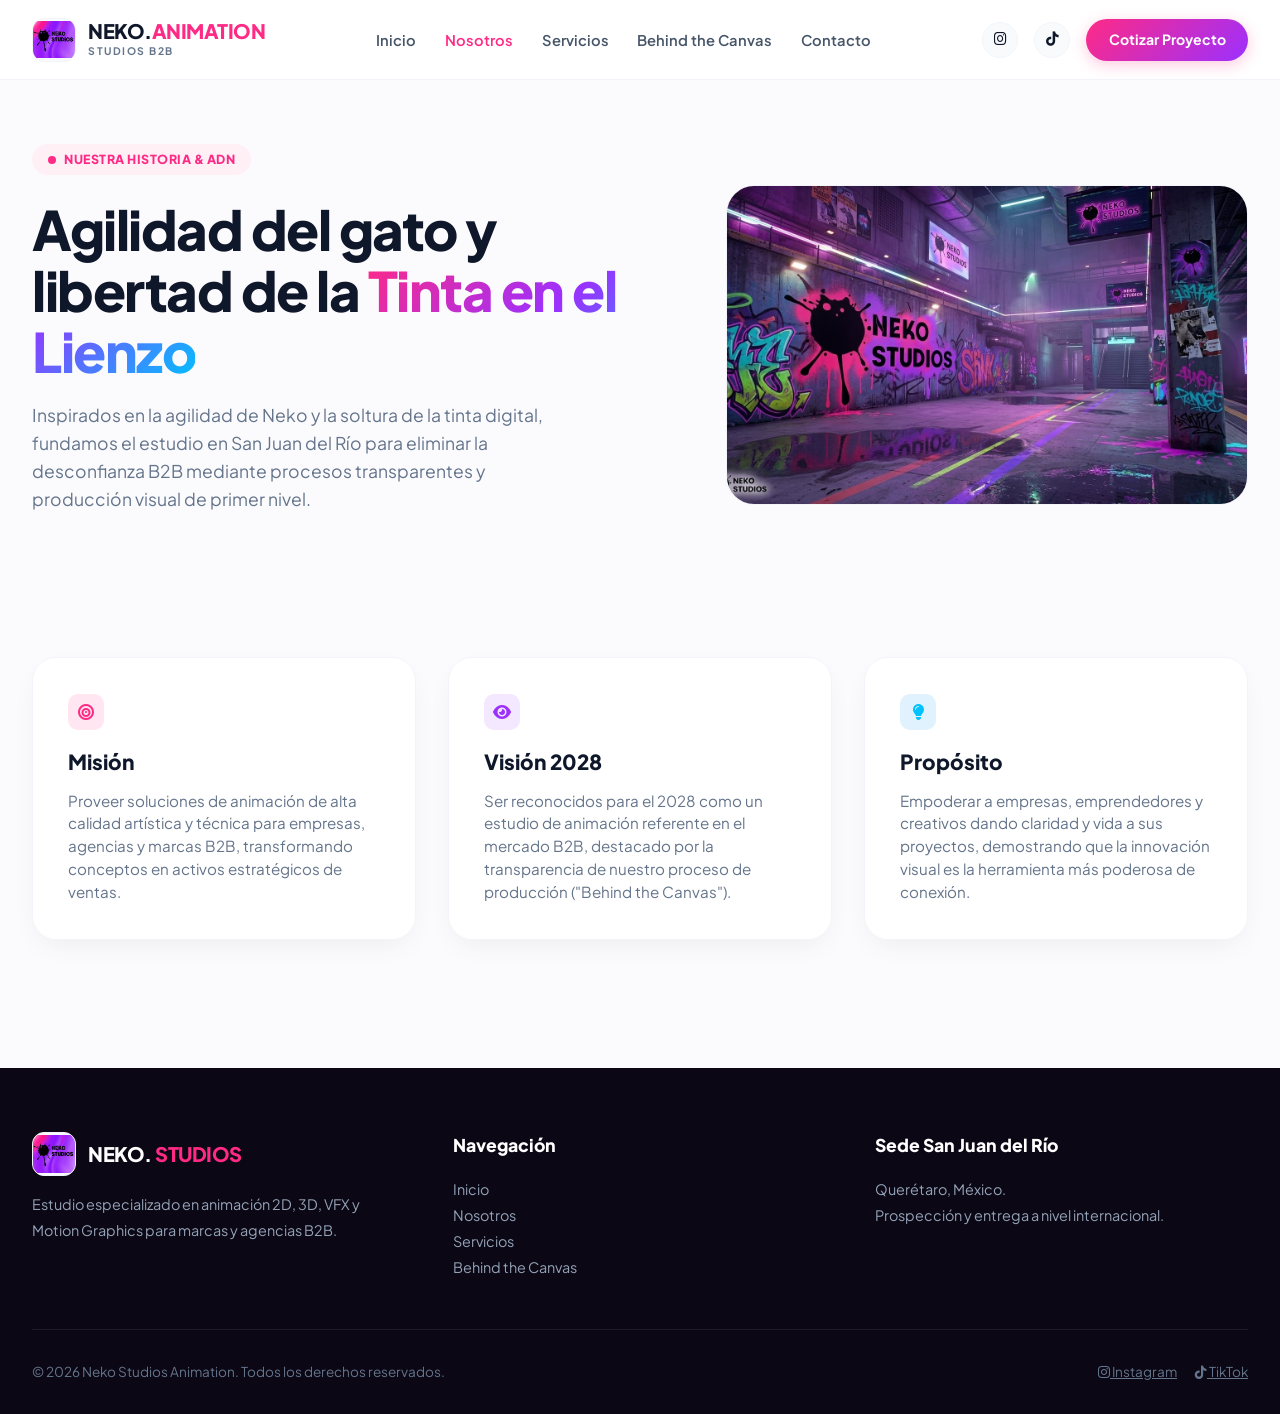
<file: nosotros.html>
<!DOCTYPE html>
<html lang="es">
<head>
    <meta charset="UTF-8">
    <meta name="viewport" content="width=device-width, initial-scale=1.0">
    <title>Nosotros | Neko Studios Animation</title>
    <link rel="stylesheet" href="styles.css">
    <link rel="stylesheet" href="https://cdnjs.cloudflare.com/ajax/libs/font-awesome/6.4.0/css/all.min.css">
</head>
<body>

    <canvas id="bg-ink-canvas"></canvas>

    <header>
        <div class="nav-container">
            <a href="index.html" class="logo-container">
                <div class="logo-box">
                    <!-- LOGO PRINCIPAL -->
                    <img src="img/logo.png" alt="Neko Studios Logo">
                </div>
                <div class="logo-text-group">
                    <span class="logo-title">NEKO.<span>ANIMATION</span></span>
                    <span class="logo-subtitle">STUDIOS B2B</span>
                </div>
            </a>

            <nav>
                <ul>
                    <li><a href="index.html">Inicio</a></li>
                    <li><a href="nosotros.html" class="active">Nosotros</a></li>
                    <li><a href="servicios.html">Servicios</a></li>
                    <li><a href="proceso.html">Behind the Canvas</a></li>
                    <li><a href="contacto.html">Contacto</a></li>
                </ul>
            </nav>

            <div class="nav-actions">
                <a href="https://www.instagram.com/neko.studios.anim?psln=MWt5MWM5dGRpaHljZQ==" target="_blank" class="social-icon-btn"><i class="fa-brands fa-instagram"></i></a>
                <a href="https://www.tiktok.com/@neko_studios4?_r=1&_t=ZS-9AoLyNBTis8" target="_blank" class="social-icon-btn"><i class="fa-brands fa-tiktok"></i></a>
                <a href="contacto.html" class="btn-header">Cotizar Proyecto</a>
            </div>
        </div>
    </header>

    <main class="hero-section">
        <div class="hero-left">
            <div class="badge-tag">
                <span class="badge-dot"></span>
                Nuestra Historia & ADN
            </div>
            <h1 class="hero-main-title">
                Agilidad del gato y libertad de la <span class="text-gradient">Tinta en el Lienzo</span>
            </h1>
            <p class="hero-description">
                Inspirados en la agilidad de Neko y la soltura de la tinta digital, fundamos el estudio en San Juan del Río para eliminar la desconfianza B2B mediante procesos transparentes y producción visual de primer nivel.
            </p>
        </div>

        <div class="hero-right">
            <div class="content-img-box" style="height: 320px; border-radius: 28px; margin: 0;">
                <!-- IMAGEN EQUIPO / ESTUDIO NOSOTROS -->
                <img src="img/nosotros.jpeg" alt="Equipo Neko Studios">
            </div>
        </div>
    </main>

    <section style="max-width: 1280px; margin: 0 auto; padding: 2rem 2rem 4rem 2rem;">
        <div style="display: grid; grid-template-columns: repeat(auto-fit, minmax(300px, 1fr)); gap: 2rem;">
            <div style="background: #ffffff; padding: 2.2rem; border-radius: 24px; border: 1px solid var(--border-color); box-shadow: var(--shadow-card);">
                <div class="badge-icon-square" style="margin-bottom: 1rem;">
                    <i class="fa-solid fa-bullseye"></i>
                </div>
                <h3 style="font-size: 1.3rem; font-weight: 800; margin-bottom: 0.8rem;">Misión</h3>
                <p style="color: var(--text-muted); font-size: 0.95rem;">Proveer soluciones de animación de alta calidad artística y técnica para empresas, agencias y marcas B2B, transformando conceptos en activos estratégicos de ventas.</p>
            </div>

            <div style="background: #ffffff; padding: 2.2rem; border-radius: 24px; border: 1px solid var(--border-color); box-shadow: var(--shadow-card);">
                <div class="badge-icon-square" style="margin-bottom: 1rem; background: #f3e8ff; color: var(--primary-purple);">
                    <i class="fa-solid fa-eye"></i>
                </div>
                <h3 style="font-size: 1.3rem; font-weight: 800; margin-bottom: 0.8rem;">Visión 2028</h3>
                <p style="color: var(--text-muted); font-size: 0.95rem;">Ser reconocidos para el 2028 como un estudio de animación referente en el mercado B2B, destacado por la transparencia de nuestro proceso de producción ("Behind the Canvas").</p>
            </div>

            <div style="background: #ffffff; padding: 2.2rem; border-radius: 24px; border: 1px solid var(--border-color); box-shadow: var(--shadow-card);">
                <div class="badge-icon-square" style="margin-bottom: 1rem; background: #e0f2fe; color: var(--primary-cyan);">
                    <i class="fa-solid fa-lightbulb"></i>
                </div>
                <h3 style="font-size: 1.3rem; font-weight: 800; margin-bottom: 0.8rem;">Propósito</h3>
                <p style="color: var(--text-muted); font-size: 0.95rem;">Empoderar a empresas, emprendedores y creativos dando claridad y vida a sus proyectos, demostrando que la innovación visual es la herramienta más poderosa de conexión.</p>
            </div>
        </div>
    </section>

    <footer>
        <div class="footer-container">
            <div class="footer-col">
                <div class="logo-container" style="margin-bottom: 1rem;">
                    <div class="logo-box">
                        <!-- LOGO FOOTER -->
                        <img src="img/logo.png" alt="Neko Studios Logo">
                    </div>
                    <span class="logo-title" style="color: #ffffff;">NEKO. <span style="color: var(--primary-magenta);">STUDIOS</span></span>
                </div>
                <p>Estudio especializado en animación 2D, 3D, VFX y Motion Graphics para marcas y agencias B2B.</p>
            </div>

            <div class="footer-col">
                <h4>Navegación</h4>
                <a href="index.html">Inicio</a>
                <a href="nosotros.html">Nosotros</a>
                <a href="servicios.html">Servicios</a>
                <a href="proceso.html">Behind the Canvas</a>
            </div>

            <div class="footer-col">
                <h4>Sede San Juan del Río</h4>
                <p>Querétaro, México.</p>
                <p>Prospección y entrega a nivel internacional.</p>
            </div>
        </div>

        <div class="footer-bottom">
            <p>&copy; 2026 Neko Studios Animation. Todos los derechos reservados.</p>
            <div>
                <a href="https://www.instagram.com/neko.studios.anim?psln=MWt5MWM5dGRpaHljZQ==" target="_blank" style="margin-right: 1rem; color: #64748b;"><i class="fa-brands fa-instagram"></i> Instagram</a>
                <a href="https://www.tiktok.com/@neko_studios4?_r=1&_t=ZS-9AoLyNBTis8" target="_blank" style="color: #64748b;"><i class="fa-brands fa-tiktok"></i> TikTok</a>
            </div>
        </div>
    </footer>

</body>
</html>
</file>
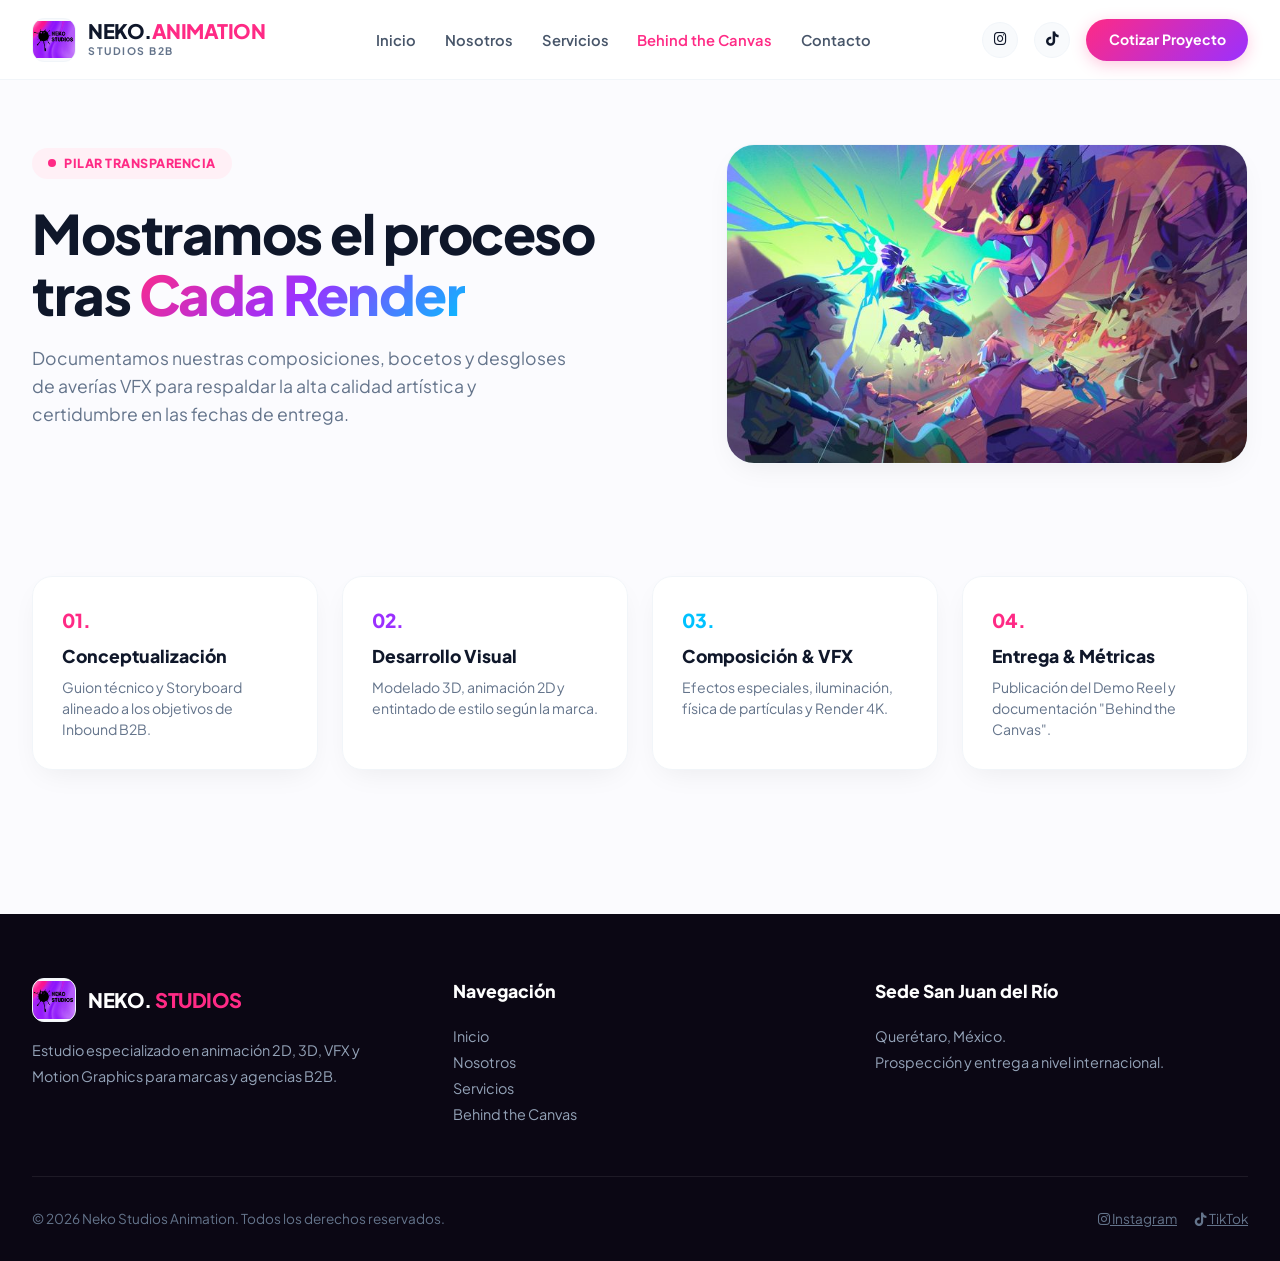
<file: proceso.html>
<!DOCTYPE html>
<html lang="es">
<head>
    <meta charset="UTF-8">
    <meta name="viewport" content="width=device-width, initial-scale=1.0">
    <title>Behind the Canvas | Neko Studios Animation</title>
    <link rel="stylesheet" href="styles.css">
    <link rel="stylesheet" href="https://cdnjs.cloudflare.com/ajax/libs/font-awesome/6.4.0/css/all.min.css">
</head>
<body>

    <canvas id="bg-ink-canvas"></canvas>

    <header>
        <div class="nav-container">
            <a href="index.html" class="logo-container">
                <div class="logo-box">
                    <!-- LOGO PRINCIPAL -->
                    <img src="img/logo.png" alt="Neko Studios Logo">
                </div>
                <div class="logo-text-group">
                    <span class="logo-title">NEKO.<span>ANIMATION</span></span>
                    <span class="logo-subtitle">STUDIOS B2B</span>
                </div>
            </a>

            <nav>
                <ul>
                    <li><a href="index.html">Inicio</a></li>
                    <li><a href="nosotros.html">Nosotros</a></li>
                    <li><a href="servicios.html">Servicios</a></li>
                    <li><a href="proceso.html" class="active">Behind the Canvas</a></li>
                    <li><a href="contacto.html">Contacto</a></li>
                </ul>
            </nav>

            <div class="nav-actions">
                <a href="https://www.instagram.com/neko.studios.anim?psln=MWt5MWM5dGRpaHljZQ==" target="_blank" class="social-icon-btn"><i class="fa-brands fa-instagram"></i></a>
                <a href="https://www.tiktok.com/@neko_studios4?_r=1&_t=ZS-9AoLyNBTis8" target="_blank" class="social-icon-btn"><i class="fa-brands fa-tiktok"></i></a>
                <a href="contacto.html" class="btn-header">Cotizar Proyecto</a>
            </div>
        </div>
    </header>

    <main class="hero-section">
        <div class="hero-left">
            <div class="badge-tag">
                <span class="badge-dot"></span>
                Pilar Transparencia
            </div>
            <h1 class="hero-main-title">
                Mostramos el proceso tras <span class="text-gradient">Cada Render</span>
            </h1>
            <p class="hero-description">
                Documentamos nuestras composiciones, bocetos y desgloses de averías VFX para respaldar la alta calidad artística y certidumbre en las fechas de entrega.
            </p>
        </div>

        <div class="hero-right">
            <!-- Comparador Deslizable con Imágenes -->
            <div style="position: relative; width: 100%; height: 320px; border-radius: 28px; overflow: hidden; border: 1px solid var(--border-color); box-shadow: var(--shadow-card);" id="vfxComparator">
                <!-- IMAGEN CAPA WIREFRAME / SKETCH -->
               
                    <img src="img/vfx.jpg" alt="Render Final VFX" style="width: 100%; height: 100%; object-fit: cover;">
                </div>
            </div>
        </div>
    </main>

    <section style="max-width: 1280px; margin: 0 auto; padding: 2rem 2rem 5rem 2rem;">
        <div style="display: grid; grid-template-columns: repeat(auto-fit, minmax(260px, 1fr)); gap: 1.5rem;">
            <div style="background: #ffffff; padding: 1.8rem; border-radius: 20px; border: 1px solid var(--border-color); box-shadow: var(--shadow-card);">
                <span style="color: var(--primary-magenta); font-weight: 800; font-size: 1.2rem;">01.</span>
                <h4 style="font-size: 1.1rem; font-weight: 800; margin: 0.5rem 0;">Conceptualización</h4>
                <p style="color: var(--text-muted); font-size: 0.88rem;">Guion técnico y Storyboard alineado a los objetivos de Inbound B2B.</p>
            </div>

            <div style="background: #ffffff; padding: 1.8rem; border-radius: 20px; border: 1px solid var(--border-color); box-shadow: var(--shadow-card);">
                <span style="color: var(--primary-purple); font-weight: 800; font-size: 1.2rem;">02.</span>
                <h4 style="font-size: 1.1rem; font-weight: 800; margin: 0.5rem 0;">Desarrollo Visual</h4>
                <p style="color: var(--text-muted); font-size: 0.88rem;">Modelado 3D, animación 2D y entintado de estilo según la marca.</p>
            </div>

            <div style="background: #ffffff; padding: 1.8rem; border-radius: 20px; border: 1px solid var(--border-color); box-shadow: var(--shadow-card);">
                <span style="color: var(--primary-cyan); font-weight: 800; font-size: 1.2rem;">03.</span>
                <h4 style="font-size: 1.1rem; font-weight: 800; margin: 0.5rem 0;">Composición & VFX</h4>
                <p style="color: var(--text-muted); font-size: 0.88rem;">Efectos especiales, iluminación, física de partículas y Render 4K.</p>
            </div>

            <div style="background: #ffffff; padding: 1.8rem; border-radius: 20px; border: 1px solid var(--border-color); box-shadow: var(--shadow-card);">
                <span style="color: var(--primary-magenta); font-weight: 800; font-size: 1.2rem;">04.</span>
                <h4 style="font-size: 1.1rem; font-weight: 800; margin: 0.5rem 0;">Entrega & Métricas</h4>
                <p style="color: var(--text-muted); font-size: 0.88rem;">Publicación del Demo Reel y documentación "Behind the Canvas".</p>
            </div>
        </div>
    </section>

    <footer>
        <div class="footer-container">
            <div class="footer-col">
                <div class="logo-container" style="margin-bottom: 1rem;">
                    <div class="logo-box">
                        <!-- LOGO FOOTER -->
                        <img src="img/logo.png" alt="Neko Studios Logo">
                    </div>
                    <span class="logo-title" style="color: #ffffff;">NEKO. <span style="color: var(--primary-magenta);">STUDIOS</span></span>
                </div>
                <p>Estudio especializado en animación 2D, 3D, VFX y Motion Graphics para marcas y agencias B2B.</p>
            </div>

            <div class="footer-col">
                <h4>Navegación</h4>
                <a href="index.html">Inicio</a>
                <a href="nosotros.html">Nosotros</a>
                <a href="servicios.html">Servicios</a>
                <a href="proceso.html">Behind the Canvas</a>
            </div>

            <div class="footer-col">
                <h4>Sede San Juan del Río</h4>
                <p>Querétaro, México.</p>
                <p>Prospección y entrega a nivel internacional.</p>
            </div>
        </div>

        <div class="footer-bottom">
            <p>&copy; 2026 Neko Studios Animation. Todos los derechos reservados.</p>
            <div>
                <a href="https://www.instagram.com/neko.studios.anim?psln=MWt5MWM5dGRpaHljZQ==" target="_blank" style="margin-right: 1rem; color: #64748b;"><i class="fa-brands fa-instagram"></i> Instagram</a>
                <a href="https://www.tiktok.com/@neko_studios4?_r=1&_t=ZS-9AoLyNBTis8" target="_blank" style="color: #64748b;"><i class="fa-brands fa-tiktok"></i> TikTok</a>
            </div>
        </div>
    </footer>

    <script>
        const comp = document.getElementById('vfxComparator');
        const layer = document.getElementById('vfxRenderLayer');
        comp.addEventListener('mousemove', (e) => {
            const rect = comp.getBoundingClientRect();
            const percentage = ((e.clientX - rect.left) / rect.width) * 100;
            layer.style.width = `${percentage}%`;
        });
    </script>

</body>
</html>
</file>
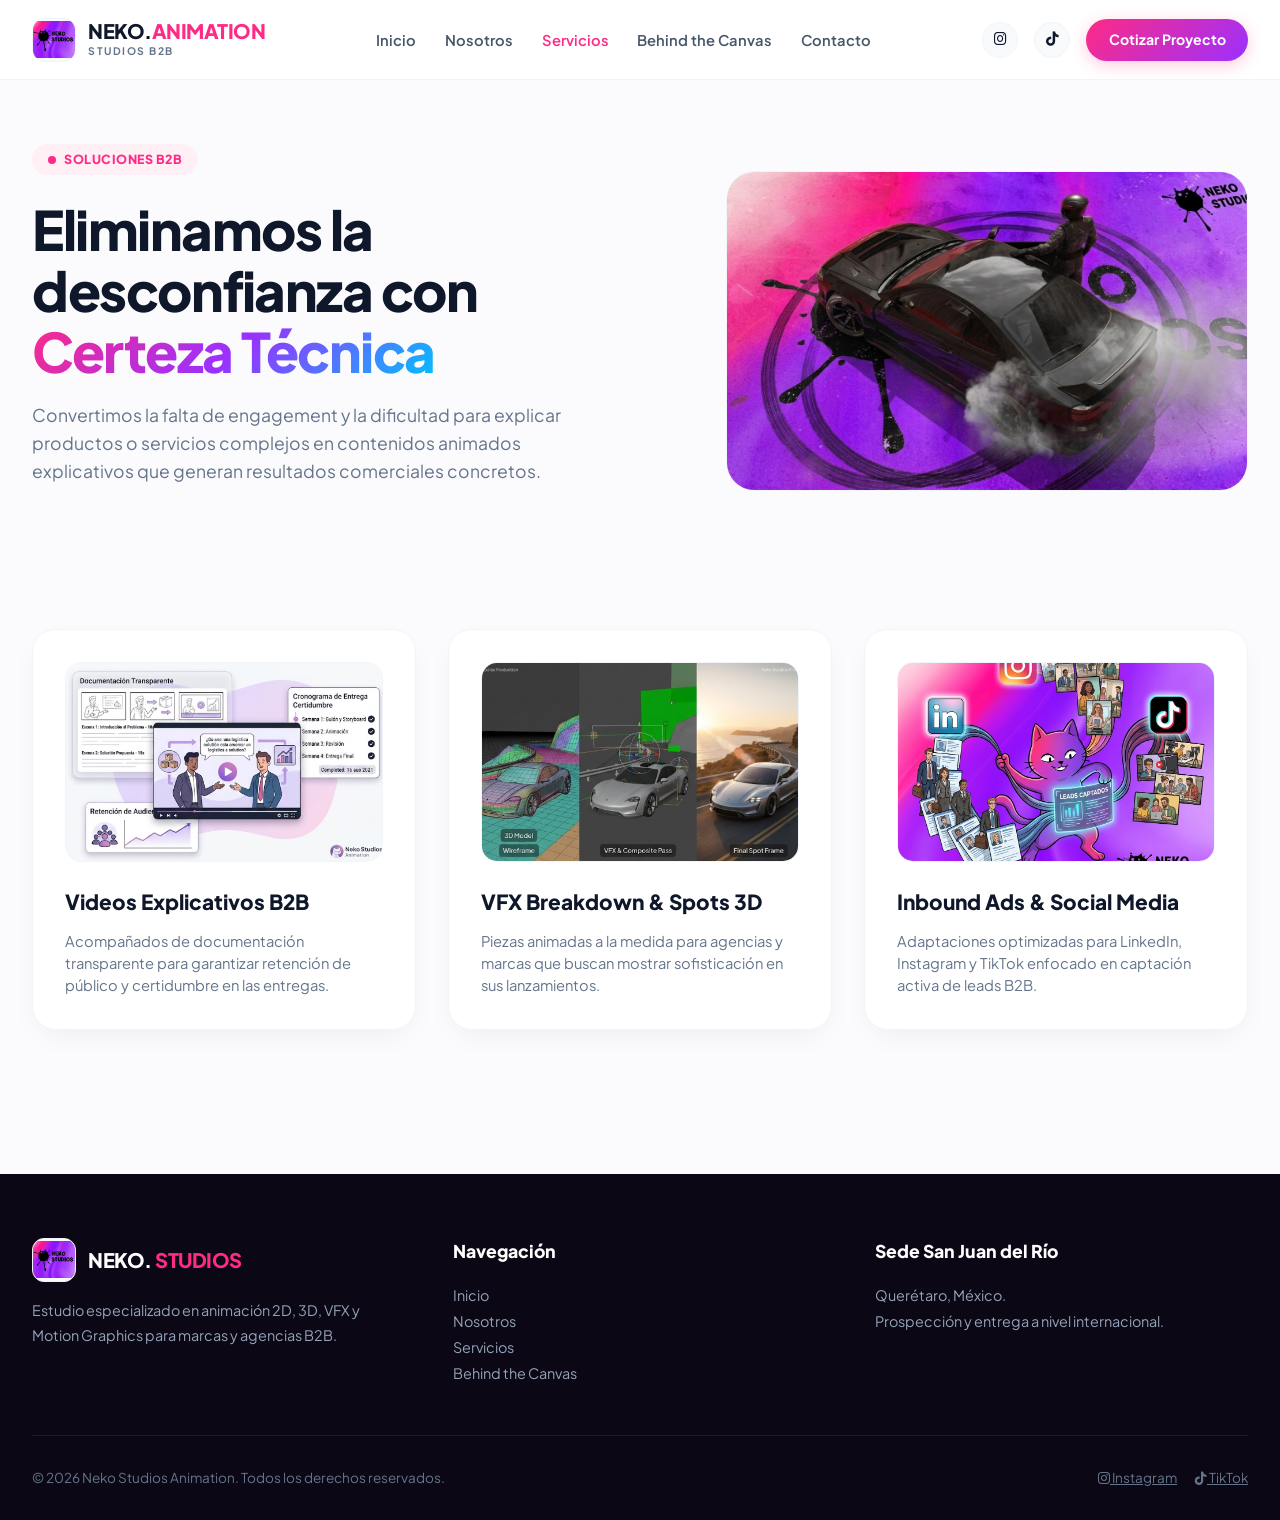
<file: servicios.html>
<!DOCTYPE html>
<html lang="es">
<head>
    <meta charset="UTF-8">
    <meta name="viewport" content="width=device-width, initial-scale=1.0">
    <title>Servicios | Neko Studios Animation</title>
    <link rel="stylesheet" href="styles.css">
    <link rel="stylesheet" href="https://cdnjs.cloudflare.com/ajax/libs/font-awesome/6.4.0/css/all.min.css">
</head>
<body>

    <canvas id="bg-ink-canvas"></canvas>

    <header>
        <div class="nav-container">
            <a href="index.html" class="logo-container">
                <div class="logo-box">
                    <!-- LOGO PRINCIPAL -->
                    <img src="img/logo.png" alt="Neko Studios Logo">
                </div>
                <div class="logo-text-group">
                    <span class="logo-title">NEKO.<span>ANIMATION</span></span>
                    <span class="logo-subtitle">STUDIOS B2B</span>
                </div>
            </a>

            <nav>
                <ul>
                    <li><a href="index.html">Inicio</a></li>
                    <li><a href="nosotros.html">Nosotros</a></li>
                    <li><a href="servicios.html" class="active">Servicios</a></li>
                    <li><a href="proceso.html">Behind the Canvas</a></li>
                    <li><a href="contacto.html">Contacto</a></li>
                </ul>
            </nav>

            <div class="nav-actions">
                <a href="https://www.instagram.com/neko.studios.anim?psln=MWt5MWM5dGRpaHljZQ==" target="_blank" class="social-icon-btn"><i class="fa-brands fa-instagram"></i></a>
                <a href="https://www.tiktok.com/@neko_studios4?_r=1&_t=ZS-9AoLyNBTis8" target="_blank" class="social-icon-btn"><i class="fa-brands fa-tiktok"></i></a>
                <a href="contacto.html" class="btn-header">Cotizar Proyecto</a>
            </div>
        </div>
    </header>

    <main class="hero-section">
        <div class="hero-left">
            <div class="badge-tag">
                <span class="badge-dot"></span>
                Soluciones B2B
            </div>
            <h1 class="hero-main-title">
                Eliminamos la desconfianza con <span class="text-gradient">Certeza Técnica</span>
            </h1>
            <p class="hero-description">
                Convertimos la falta de engagement y la dificultad para explicar productos o servicios complejos en contenidos animados explicativos que generan resultados comerciales concretos.
            </p>
        </div>

        <div class="hero-right">
            <div class="content-img-box" style="height: 320px; border-radius: 28px; margin: 0;">
                <!-- IMAGEN HERO SERVICIOS -->
                <img src="img/servicio1.jpeg" alt="Servicios Neko Studios">
            </div>
        </div>
    </main>

    <section style="max-width: 1280px; margin: 0 auto; padding: 2rem 2rem 5rem 2rem;">
        <div style="display: grid; grid-template-columns: repeat(auto-fit, minmax(320px, 1fr)); gap: 2rem;">
            
            <div style="background: #ffffff; border-radius: 24px; padding: 2rem; border: 1px solid var(--border-color); box-shadow: var(--shadow-card);">
                <div class="content-img-box">
                    <!-- IMAGEN MUESTRA EXPLAINER -->
                    <img src="img/servicio3.png" alt="Video Explicativo B2B">
                </div>
                <h3 style="font-size: 1.3rem; font-weight: 800; margin-bottom: 0.8rem;">Videos Explicativos B2B</h3>
                <p style="color: var(--text-muted); font-size: 0.92rem;">Acompañados de documentación transparente para garantizar retención de público y certidumbre en las entregas.</p>
            </div>

            <div style="background: #ffffff; border-radius: 24px; padding: 2rem; border: 1px solid var(--border-color); box-shadow: var(--shadow-card);">
                <div class="content-img-box">
                    <!-- IMAGEN MUESTRA VFX 3D -->
                    <img src="img/servicio2.png" alt="VFX Breakdown & 3D">
                </div>
                <h3 style="font-size: 1.3rem; font-weight: 800; margin-bottom: 0.8rem;">VFX Breakdown & Spots 3D</h3>
                <p style="color: var(--text-muted); font-size: 0.92rem;">Piezas animadas a la medida para agencias y marcas que buscan mostrar sofisticación en sus lanzamientos.</p>
            </div>

            <div style="background: #ffffff; border-radius: 24px; padding: 2rem; border: 1px solid var(--border-color); box-shadow: var(--shadow-card);">
                <div class="content-img-box">
                    <!-- IMAGEN MUESTRA ADS SOCIAL MEDIA -->
                    <img src="img/servicio.jpg" alt="Inbound Ads">
                </div>
                <h3 style="font-size: 1.3rem; font-weight: 800; margin-bottom: 0.8rem;">Inbound Ads & Social Media</h3>
                <p style="color: var(--text-muted); font-size: 0.92rem;">Adaptaciones optimizadas para LinkedIn, Instagram y TikTok enfocado en captación activa de leads B2B.</p>
            </div>

        </div>
    </section>

    <footer>
        <div class="footer-container">
            <div class="footer-col">
                <div class="logo-container" style="margin-bottom: 1rem;">
                    <div class="logo-box">
                        <!-- LOGO FOOTER -->
                        <img src="img/logo.png" alt="Neko Studios Logo">
                    </div>
                    <span class="logo-title" style="color: #ffffff;">NEKO. <span style="color: var(--primary-magenta);">STUDIOS</span></span>
                </div>
                <p>Estudio especializado en animación 2D, 3D, VFX y Motion Graphics para marcas y agencias B2B.</p>
            </div>

            <div class="footer-col">
                <h4>Navegación</h4>
                <a href="index.html">Inicio</a>
                <a href="nosotros.html">Nosotros</a>
                <a href="servicios.html">Servicios</a>
                <a href="proceso.html">Behind the Canvas</a>
            </div>

            <div class="footer-col">
                <h4>Sede San Juan del Río</h4>
                <p>Querétaro, México.</p>
                <p>Prospección y entrega a nivel internacional.</p>
            </div>
        </div>

        <div class="footer-bottom">
            <p>&copy; 2026 Neko Studios Animation. Todos los derechos reservados.</p>
            <div>
                <a href="https://www.instagram.com/neko.studios.anim?psln=MWt5MWM5dGRpaHljZQ==" target="_blank" style="margin-right: 1rem; color: #64748b;"><i class="fa-brands fa-instagram"></i> Instagram</a>
                <a href="https://www.tiktok.com/@neko_studios4?_r=1&_t=ZS-9AoLyNBTis8" target="_blank" style="color: #64748b;"><i class="fa-brands fa-tiktok"></i> TikTok</a>
            </div>
        </div>
    </footer>

</body>
</html>
</file>
<file: styles.css>
/* ===================================================
   NEKO STUDIOS ANIMATION - ESTILO MODERNO B2B CON DINAMISMO VISUAL
   Paleta: Blanco / Off-White, Rosa Neón (#ff2a85) y Púrpura (#9b30ff)
   =================================================== */

@import url('https://fonts.googleapis.com/css2?family=Plus+Jakarta+Sans:wght@400;500;600;700;800&display=swap');

:root {
    --bg-light: #fbfbfe;
    --bg-card: #ffffff;
    --primary-magenta: #ff2a85;
    --primary-purple: #9b30ff;
    --primary-cyan: #00c2ff;
    --text-dark: #0f172a;
    --text-muted: #64748b;
    --border-color: #f1f5f9;
    --shadow-soft: 0 20px 40px -15px rgba(155, 48, 255, 0.12);
    --shadow-card: 0 10px 30px -10px rgba(0, 0, 0, 0.08);
    --font-main: 'Plus Jakarta Sans', system-ui, -apple-system, sans-serif;
}

* {
    margin: 0;
    padding: 0;
    box-sizing: border-box;
}

body {
    background-color: var(--bg-light);
    color: var(--text-dark);
    font-family: var(--font-main);
    line-height: 1.5;
    overflow-x: hidden;
    position: relative;
}

/* Canvas de Fondo para Partículas */
#bg-ink-canvas {
    position: fixed;
    top: 0;
    left: 0;
    width: 100vw;
    height: 100vh;
    z-index: -1;
    pointer-events: none;
    opacity: 0.6;
}

/* Header & Navegación */
header {
    background-color: rgba(255, 255, 255, 0.9);
    position: sticky;
    top: 0;
    z-index: 1000;
    border-bottom: 1px solid var(--border-color);
    backdrop-filter: blur(16px);
}

.nav-container {
    max-width: 1280px;
    margin: 0 auto;
    display: flex;
    justify-content: space-between;
    align-items: center;
    padding: 1.1rem 2rem;
}

.logo-container {
    display: flex;
    align-items: center;
    gap: 12px;
    text-decoration: none;
}

.logo-box {
    width: 44px;
    height: 44px;
    border-radius: 12px;
    background: #f8fafc;
    border: 1px solid var(--border-color);
    display: flex;
    align-items: center;
    justify-content: center;
    overflow: hidden;
}

.logo-box img {
    width: 100%;
    height: 100%;
    object-fit: contain;
}

.logo-text-group {
    display: flex;
    flex-direction: column;
}

.logo-title {
    font-size: 1.25rem;
    font-weight: 800;
    color: var(--text-dark);
    line-height: 1;
    letter-spacing: -0.5px;
}

.logo-title span {
    color: var(--primary-magenta);
}

.logo-subtitle {
    font-size: 0.65rem;
    font-weight: 700;
    color: var(--text-muted);
    letter-spacing: 1.5px;
    margin-top: 2px;
}

nav ul {
    display: flex;
    list-style: none;
    gap: 1.8rem;
}

nav a {
    color: #475569;
    text-decoration: none;
    font-weight: 600;
    font-size: 0.92rem;
    transition: color 0.2s ease;
}

nav a:hover, nav a.active {
    color: var(--primary-magenta);
}

.nav-actions {
    display: flex;
    align-items: center;
    gap: 1rem;
}

.social-icon-btn {
    width: 36px;
    height: 36px;
    border-radius: 50%;
    background: #f8fafc;
    border: 1px solid var(--border-color);
    display: flex;
    align-items: center;
    justify-content: center;
    color: var(--text-dark);
    text-decoration: none;
    font-size: 0.9rem;
    transition: all 0.2s ease;
}

.social-icon-btn:hover {
    background: var(--primary-magenta);
    color: #ffffff;
    border-color: var(--primary-magenta);
}

.btn-header {
    background: linear-gradient(135deg, var(--primary-magenta), var(--primary-purple));
    color: #ffffff;
    padding: 0.65rem 1.4rem;
    border-radius: 30px;
    font-weight: 700;
    font-size: 0.88rem;
    text-decoration: none;
    box-shadow: 0 4px 15px rgba(255, 42, 133, 0.25);
    transition: transform 0.2s ease, box-shadow 0.2s ease;
}

.btn-header:hover {
    transform: translateY(-2px);
    box-shadow: 0 6px 20px rgba(255, 42, 133, 0.35);
}

/* Layout Hero Asimétrico */
.hero-section {
    max-width: 1280px;
    margin: 0 auto;
    padding: 4rem 2rem 5rem 2rem;
    display: grid;
    grid-template-columns: 1.1fr 0.9fr;
    gap: 3.5rem;
    align-items: center;
    position: relative;
}

.hero-left {
    display: flex;
    flex-direction: column;
    align-items: flex-start;
}

.badge-tag {
    display: inline-flex;
    align-items: center;
    gap: 8px;
    background: #fff0f6;
    color: var(--primary-magenta);
    padding: 6px 16px;
    border-radius: 20px;
    font-size: 0.78rem;
    font-weight: 800;
    letter-spacing: 0.5px;
    text-transform: uppercase;
    margin-bottom: 1.5rem;
}

.badge-dot {
    width: 8px;
    height: 8px;
    background: var(--primary-magenta);
    border-radius: 50%;
    animation: pulseGlow 2s infinite;
}

@keyframes pulseGlow {
    0% { transform: scale(0.95); box-shadow: 0 0 0 0 rgba(255, 42, 133, 0.7); }
    70% { transform: scale(1); box-shadow: 0 0 0 8px rgba(255, 42, 133, 0); }
    100% { transform: scale(0.95); box-shadow: 0 0 0 0 rgba(255, 42, 133, 0); }
}

.hero-main-title {
    font-size: 3.4rem;
    font-weight: 800;
    line-height: 1.12;
    color: var(--text-dark);
    letter-spacing: -1.5px;
    margin-bottom: 1.2rem;
}

.text-gradient {
    background: linear-gradient(135deg, var(--primary-magenta), var(--primary-purple), var(--primary-cyan));
    -webkit-background-clip: text;
    -webkit-text-fill-color: transparent;
}

.hero-description {
    font-size: 1.1rem;
    color: var(--text-muted);
    line-height: 1.6;
    margin-bottom: 2rem;
    max-width: 540px;
}

.hero-buttons {
    display: flex;
    align-items: center;
    gap: 1.2rem;
    margin-bottom: 3.5rem;
}

.btn-hero-primary {
    background: linear-gradient(135deg, var(--primary-magenta), var(--primary-purple));
    color: #ffffff;
    padding: 0.95rem 2.2rem;
    border-radius: 14px;
    font-weight: 700;
    font-size: 0.95rem;
    text-decoration: none;
    box-shadow: 0 10px 25px rgba(255, 42, 133, 0.3);
    transition: all 0.25s ease;
    display: inline-flex;
    align-items: center;
    justify-content: center;
    gap: 8px;
    border: none;
    cursor: pointer;
}

.btn-hero-primary:hover {
    transform: translateY(-3px);
    box-shadow: 0 14px 30px rgba(255, 42, 133, 0.4);
}

.btn-hero-secondary {
    background: #f8fafc;
    color: var(--text-dark);
    padding: 0.95rem 1.8rem;
    border-radius: 14px;
    font-weight: 700;
    font-size: 0.95rem;
    text-decoration: none;
    border: 1px solid var(--border-color);
    transition: all 0.25s ease;
    display: inline-flex;
    align-items: center;
    gap: 10px;
}

.btn-hero-secondary:hover {
    background: #ffffff;
    border-color: var(--primary-purple);
    color: var(--primary-purple);
}

.play-icon-circle {
    width: 26px;
    height: 26px;
    border-radius: 50%;
    background: #ffe6f0;
    color: var(--primary-magenta);
    display: flex;
    align-items: center;
    justify-content: center;
    font-size: 0.75rem;
}

/* Métricas */
.stats-row {
    display: flex;
    gap: 2.5rem;
    padding-top: 1.5rem;
    border-top: 1px solid var(--border-color);
    width: 100%;
}

.stat-item {
    display: flex;
    flex-direction: column;
}

.stat-number {
    font-size: 1.8rem;
    font-weight: 800;
    color: var(--text-dark);
    line-height: 1;
    letter-spacing: -0.5px;
}

.stat-label {
    font-size: 0.78rem;
    color: var(--text-muted);
    font-weight: 600;
    margin-top: 6px;
}

/* Tarjeta Derecha de Showreel / Vídeo */
.hero-right {
    position: relative;
}

.video-card-wrapper {
    position: relative;
    width: 100%;
    aspect-ratio: 1 / 1;
    border-radius: 28px;
    background: linear-gradient(135deg, #7a1cbe, #ff2a85, #00c2ff);
    padding: 4px;
    box-shadow: var(--shadow-soft);
}

.video-card-inner {
    width: 100%;
    height: 100%;
    border-radius: 24px;
    background: linear-gradient(160deg, #180e29, #2d124d);
    overflow: hidden;
    position: relative;
    display: flex;
    align-items: center;
    justify-content: center;
}

.video-card-inner img {
    width: 100%;
    height: 100%;
    object-fit: cover;
}

.hero-video-player {
    width: 100%;
    height: 100%;
    object-fit: cover;
    position: absolute;
    top: 0;
    left: 0;
    border-radius: 24px;
}

.video-play-center {
    position: absolute;
    width: 68px;
    height: 68px;
    border-radius: 50%;
    background: rgba(255, 255, 255, 0.95);
    color: var(--primary-magenta);
    display: flex;
    align-items: center;
    justify-content: center;
    font-size: 1.4rem;
    cursor: pointer;
    box-shadow: 0 10px 30px rgba(0, 0, 0, 0.3);
    transition: transform 0.3s ease;
    z-index: 2;
}

.video-play-center:hover {
    transform: scale(1.1);
}

.video-timer-badge {
    position: absolute;
    bottom: 20px;
    right: 20px;
    background: rgba(0, 0, 0, 0.6);
    color: #ffffff;
    font-size: 0.75rem;
    font-weight: 700;
    padding: 4px 10px;
    border-radius: 8px;
    backdrop-filter: blur(8px);
    z-index: 2;
}

.floating-badge-card {
    position: absolute;
    bottom: -20px;
    left: -20px;
    background: #ffffff;
    border-radius: 16px;
    padding: 12px 18px;
    display: flex;
    align-items: center;
    gap: 12px;
    box-shadow: 0 15px 35px rgba(0, 0, 0, 0.12);
    border: 1px solid var(--border-color);
    z-index: 3;
}

.badge-icon-square {
    width: 36px;
    height: 36px;
    border-radius: 10px;
    background: #ffe6f0;
    color: var(--primary-magenta);
    display: flex;
    align-items: center;
    justify-content: center;
    font-weight: 800;
}

.badge-info h5 {
    font-size: 0.85rem;
    font-weight: 800;
    color: var(--text-dark);
}

.badge-info p {
    font-size: 0.72rem;
    color: var(--text-muted);
    font-weight: 600;
}

/* Formulario de Contacto */
.form-card {
    background: #ffffff;
    padding: 2.5rem;
    border-radius: 24px;
    border: 1px solid var(--border-color);
    box-shadow: var(--shadow-card);
    width: 100%;
}

.form-group {
    margin-bottom: 1.4rem;
    display: flex;
    flex-direction: column;
    text-align: left;
}

.form-group label {
    font-size: 0.88rem;
    font-weight: 700;
    color: var(--text-dark);
    margin-bottom: 0.5rem;
}

.form-control {
    width: 100%;
    padding: 0.9rem 1.1rem;
    background-color: #f8fafc;
    border: 1px solid var(--border-color);
    border-radius: 12px;
    color: var(--text-dark);
    font-size: 0.95rem;
    font-family: var(--font-main);
    transition: all 0.25s ease;
}

.form-control:focus {
    outline: none;
    background-color: #ffffff;
    border-color: var(--primary-magenta);
    box-shadow: 0 0 0 4px rgba(255, 42, 133, 0.12);
}

/* Redes Sociales en Sección Contacto */
.social-list-contact {
    display: flex;
    flex-direction: column;
    gap: 0.85rem;
}

.social-link-card {
    display: flex;
    align-items: center;
    gap: 12px;
    padding: 0.85rem 1.2rem;
    background: #f8fafc;
    border: 1px solid var(--border-color);
    border-radius: 14px;
    color: var(--text-dark);
    font-weight: 700;
    font-size: 0.9rem;
    text-decoration: none;
    transition: all 0.25s ease;
}

.social-link-card i {
    font-size: 1.2rem;
    width: 24px;
    text-align: center;
}

.social-link-card:hover {
    background: #ffffff;
    border-color: var(--primary-magenta);
    color: var(--primary-magenta);
    transform: translateX(4px);
}

/* Marcos para Imágenes en Tarjetas */
.content-img-box {
    width: 100%;
    height: 200px;
    background: #f8fafc;
    border-radius: 16px;
    overflow: hidden;
    margin-bottom: 1.5rem;
    border: 1px solid var(--border-color);
}

.content-img-box img {
    width: 100%;
    height: 100%;
    object-fit: cover;
}

/* Footer Corporativo */
footer {
    background-color: #0b0714;
    color: #ffffff;
    padding: 4rem 2rem 2rem 2rem;
    margin-top: 4rem;
}

.footer-container {
    max-width: 1280px;
    margin: 0 auto;
    display: grid;
    grid-template-columns: repeat(auto-fit, minmax(250px, 1fr));
    gap: 3rem;
    margin-bottom: 3rem;
}

.footer-col h4 {
    font-size: 1.1rem;
    font-weight: 800;
    margin-bottom: 1.2rem;
    color: #ffffff;
}

.footer-col p, .footer-col a {
    color: #94a3b8;
    font-size: 0.9rem;
    text-decoration: none;
    line-height: 1.8;
    display: block;
    transition: color 0.2s ease;
}

.footer-col a:hover {
    color: var(--primary-magenta);
}

.footer-bottom {
    max-width: 1280px;
    margin: 0 auto;
    padding-top: 2rem;
    border-top: 1px solid rgba(255, 255, 255, 0.08);
    display: flex;
    justify-content: space-between;
    align-items: center;
    font-size: 0.85rem;
    color: #64748b;
}

/* Responsive */
@media (max-width: 992px) {
    .hero-section {
        grid-template-columns: 1fr;
        gap: 3rem;
        padding-top: 2rem;
    }
    .hero-main-title {
        font-size: 2.6rem;
    }
    .floating-badge-card {
        left: 10px;
        bottom: -10px;
    }
    .footer-bottom {
        flex-direction: column;
        gap: 1rem;
        text-align: center;
    }
}
</file>
